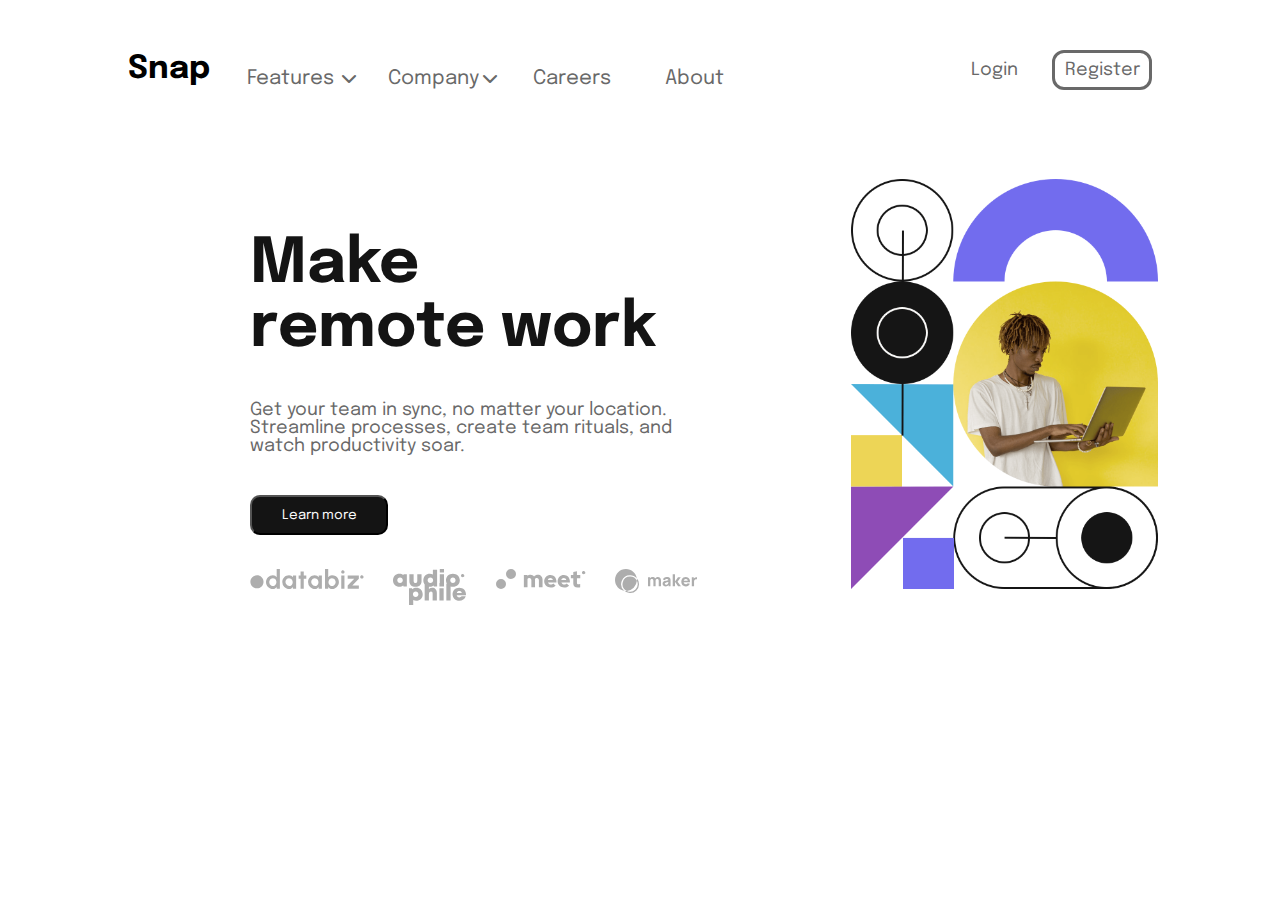
<file: index.html>
<!DOCTYPE html>
<html lang="en">

<head>
  <meta charset="UTF-8">
  <meta name="viewport" content="width=device-width, initial-scale=1.0">
  <!-- displays site properly based on user's device -->

  <link href="https://fonts.googleapis.com/css2?family=Epilogue:wght@400;600;700&display=swap" rel="stylesheet">
  <link rel="stylesheet" href="https://cdnjs.cloudflare.com/ajax/libs/font-awesome/6.0.0-beta3/css/all.min.css">

  <link rel="stylesheet" href="https://cdnjs.cloudflare.com/ajax/libs/font-awesome/6.0.0-beta3/css/all.min.css">

  <link rel="icon" type="image/png" sizes="32x32" href="./images/favicon-32x32.png">
  <link rel="https://fonts.google.com/specimen/Epilogue">
  <title>Snap</title>

  <link rel="stylesheet" href="style.css" </head>

<body>
  <header>
    <h1 class="logo">Snap</h1>
    <nav>
      <div class="navbar-toggle" id="mobile-menu">
        <svg width="32" height="18" xmlns="http://www.w3.org/2000/svg"><g fill="#151515" fill-rule="evenodd"><path d="M0 0h32v2H0zM0 8h32v2H0zM0 16h32v2H0z" class="close-menu-btn"/></g></svg>
        <svg width="32" height="18" xmlns="http://www.w3.org/2000/svg"><g fill="#151515" fill-rule="evenodd"><path d="M0 0h32v2H0zM0 8h32v2H0zM0 16h32v2H0z"/></g></svg>
      </div>

      <ul>
        <li>
          <i class="fa-solid fa-chevron-down"></i>
          <a href="#">Features</a>

          <ul class="dropdown">
            <li><a href="#"> <svg width="14" height="16" xmlns="http://www.w3.org/2000/svg" class="icon"><path d="M14 3v12a1 1 0 0 1-1 1H1a1 1 0 0 1-1-1V3a1 1 0 0 1 1-1h1V1a1 1 0 1 1 2 0v1h2V1a1 1 0 1 1 2 0v1h2V1a1 1 0 0 1 2 0v1h1a1 1 0 0 1 1 1Zm-2 3H2v1h10V6Zm0 3H2v1h10V9Zm0 3H2v1h10v-1Z" fill="#726CEE" /></svg> Todo list</a></li>
            <li><a href="#"><svg width="16" height="16" xmlns="http://www.w3.org/2000/svg" class="icon"><path d="M12.667 8.667h-4v4h4v-4ZM11.334 0v1.333H4.667V0h-2v1.333h-1C.75 1.333 0 2.083 0 3v11.333C0 15.25.75 16 1.667 16h12.667C15.25 16 16 15.25 16 14.333V3c0-.917-.75-1.667-1.666-1.667h-1V0h-2Zm3 14.333H1.667V5.5h12.667v8.833Z" fill="#4BB1DA" /></svg> Calendar</a></li>
            <li><a href="#"><svg width="13" height="17" xmlns="http://www.w3.org/2000/svg" class="icon"><path d="M6.408 13.916c-3.313 0-6-1.343-6-3 0-.612.371-1.18 1-1.654V7.916a5 5 0 0 1 3.041-4.6 2 2 0 0 1 3.507-1.664 2 2 0 0 1 .411 1.664 5.002 5.002 0 0 1 3.041 4.6v1.346c.629.474 1 1.042 1 1.654 0 1.657-2.687 3-6 3Zm0 1c.694 0 1.352-.066 1.984-.16.004.054.016.105.016.16a2 2 0 0 1-4 0c0-.055.012-.106.016-.16.633.094 1.29.16 1.984.16Z" fill="#EDD556" /></svg>Reminders</a></li>
            <li><a href="#"><svg width="16" height="16" xmlns="http://www.w3.org/2000/svg" class="icon"><path d="M8 0a8 8 0 1 1 0 16A8 8 0 0 1 8 0Zm0 2.133a5.867 5.867 0 1 0 0 11.734A5.867 5.867 0 0 0 8 2.133ZM8 3.2a4.8 4.8 0 1 1 0 9.6 4.8 4.8 0 0 1 0-9.6Zm-.533 2.667a.533.533 0 0 0-.534.533v2.133c0 .295.24.534.534.534h3.2a.533.533 0 0 0 0-1.067H8V6.4a.533.533 0 0 0-.533-.533Z" fill="#8E4CB6" /></svg>Planing</a></li>
          </ul>
        </li>

        <li>
          <i class="fa-solid fa-chevron-down"></i>
          <a href="#">Company</a>

          <ul class="dropdown1">
            <li><a href="#">History</a></li>
            <li><a href="#">Our Team</a></li>
            <li><a href="#">Blog</a></li>
          </ul>
        </li>

        <li><a href="#">Careers</a></li>
        <li><a href="#">About</a></li>
      </ul>
    </nav>
    <div class="button">
      <a href="#"><button class="button1">Login</button></a>
      <a href="#"><button class="button2">Register</button></a>
    </div>
  </header>
  <div class="body-container">

    <div class="text">
      <h1 class="h1-body"> Make<br> remote work</h1>
      <p>Get your team in sync, no matter your location. Streamline processes,
        create team rituals, and watch productivity soar.</p>
      <button class="Learn"> Learn more</button>
    </div>


    <img src="images/image-hero-desktop.png" alt="hero">
  </div>
  <div class="other">
  <svg width="114" height="20" xmlns="http://www.w3.org/2000/svg"><path d="M22.887 20c.838 0 1.576-.183 2.213-.55a4.977 4.977 0 0 0 1.584-1.429v1.638h3.195V0h-3.195v8.191A4.848 4.848 0 0 0 25.1 6.756c-.637-.362-1.375-.544-2.213-.544-.951 0-1.842.18-2.67.538-.83.358-1.561.854-2.194 1.487a6.996 6.996 0 0 0-1.486 2.196A6.68 6.68 0 0 0 16 13.106c0 .953.179 1.844.537 2.674.358.83.853 1.562 1.486 2.195a6.989 6.989 0 0 0 2.193 1.488c.83.358 1.72.537 2.671.537Zm.04-3.08a3.42 3.42 0 0 1-1.827-.511 3.826 3.826 0 0 1-1.827-3.303c0-.708.166-1.35.498-1.926a3.9 3.9 0 0 1 1.322-1.383 3.379 3.379 0 0 1 1.834-.518c.672 0 1.272.17 1.8.511.528.341.94.802 1.237 1.383.297.581.445 1.225.445 1.933 0 .7-.148 1.34-.445 1.92a3.53 3.53 0 0 1-1.23 1.383c-.524.34-1.127.511-1.807.511ZM39.294 20c.794 0 1.486-.181 2.075-.544a4.375 4.375 0 0 0 1.434-1.422l.13 1.625h3.209V6.553h-3.195l.144 1.678a5.992 5.992 0 0 0-1.748-1.468c-.685-.385-1.464-.577-2.337-.577-.934 0-1.807.175-2.619.524a6.818 6.818 0 0 0-2.147 1.455c-.62.62-1.1 1.341-1.44 2.163a6.81 6.81 0 0 0-.511 2.634 6.935 6.935 0 0 0 2.042 4.967 7.16 7.16 0 0 0 2.24 1.52c.846.368 1.754.551 2.723.551Zm.091-3.08a3.51 3.51 0 0 1-1.813-.498 4.227 4.227 0 0 1-1.395-1.33 4.049 4.049 0 0 1-.654-1.842c-.061-.734.057-1.4.353-1.998a3.592 3.592 0 0 1 1.264-1.435 3.3 3.3 0 0 1 1.853-.538 3.32 3.32 0 0 1 1.794.498c.532.332.968.776 1.309 1.33.34.555.541 1.173.602 1.855.053.725-.054 1.387-.32 1.986a3.384 3.384 0 0 1-1.172 1.435c-.516.358-1.122.537-1.82.537Zm14.378 2.74V9.75h2.54V6.553h-2.54V2.438h-3.195v4.115H48.63v3.198h1.938v9.908h3.195Zm11.273.34c.795 0 1.486-.181 2.076-.544a4.375 4.375 0 0 0 1.433-1.422l.131 1.625h3.208V6.553H68.69l.145 1.678a5.992 5.992 0 0 0-1.749-1.468c-.685-.385-1.464-.577-2.337-.577-.934 0-1.807.175-2.619.524a6.818 6.818 0 0 0-2.147 1.455c-.62.62-1.1 1.341-1.44 2.163a6.81 6.81 0 0 0-.51 2.634 6.935 6.935 0 0 0 2.042 4.967 7.16 7.16 0 0 0 2.239 1.52c.847.368 1.754.551 2.723.551Zm.092-3.08a3.51 3.51 0 0 1-1.814-.498 4.227 4.227 0 0 1-1.394-1.33 4.049 4.049 0 0 1-.655-1.842c-.06-.734.057-1.4.354-1.998a3.592 3.592 0 0 1 1.263-1.435 3.3 3.3 0 0 1 1.853-.538 3.32 3.32 0 0 1 1.794.498c.532.332.969.776 1.31 1.33.34.555.54 1.173.602 1.855.052.725-.055 1.387-.321 1.986a3.384 3.384 0 0 1-1.172 1.435c-.515.358-1.122.537-1.82.537ZM81.993 20c.96 0 1.857-.18 2.69-.537a6.968 6.968 0 0 0 3.687-3.696 6.774 6.774 0 0 0 .536-2.687c0-1.267-.31-2.423-.93-3.467a7.027 7.027 0 0 0-2.5-2.496c-1.048-.62-2.209-.93-3.483-.93-.82 0-1.547.185-2.18.556a5.15 5.15 0 0 0-1.591 1.448V0h-3.195v19.66h3.195v-1.665a5.15 5.15 0 0 0 1.59 1.448c.634.371 1.36.557 2.18.557Zm-.04-3.093c-.663 0-1.256-.17-1.78-.511a3.53 3.53 0 0 1-1.231-1.383 4.187 4.187 0 0 1-.445-1.933c0-.69.148-1.326.445-1.907a3.58 3.58 0 0 1 1.23-1.39 3.164 3.164 0 0 1 1.782-.517c.672 0 1.287.17 1.846.511.558.341 1.004.802 1.335 1.383.332.58.498 1.221.498 1.92 0 .708-.166 1.35-.498 1.927a3.88 3.88 0 0 1-1.329 1.382 3.435 3.435 0 0 1-1.852.518ZM92.874 4.6c.463 0 .854-.155 1.173-.465.318-.31.478-.701.478-1.173 0-.463-.16-.852-.478-1.166a1.604 1.604 0 0 0-1.172-.472c-.463 0-.856.157-1.179.472a1.563 1.563 0 0 0-.484 1.166c0 .472.161.863.484 1.173.323.31.716.465 1.179.465Zm19 5c.463 0 .854-.155 1.173-.465.318-.31.478-.701.478-1.173 0-.463-.16-.852-.478-1.166a1.604 1.604 0 0 0-1.172-.472c-.463 0-.856.157-1.179.472a1.563 1.563 0 0 0-.484 1.166c0 .472.161.863.484 1.173.323.31.716.465 1.179.465ZM6.979 19.324c1.835 0 3.385-.616 4.65-1.846 1.264-1.23 1.896-2.782 1.896-4.654 0-1.838-.632-3.38-1.897-4.628-1.264-1.248-2.814-1.872-4.65-1.872-1.835 0-3.393.624-4.675 1.872C1.021 9.444.38 10.986.38 12.824c0 1.872.64 3.423 1.922 4.654 1.282 1.23 2.84 1.846 4.676 1.846Zm87.48.335V6.553h-3.195V19.66h3.195Zm14.399 0v-3.198h-6.573l6.573-6.71V6.553H97.675v3.198h6.586l-6.586 6.71v3.198h11.182Z" fill="#ADADAD"/></svg>
  <svg width="73" height="36" xmlns="http://www.w3.org/2000/svg"><path d="M6.476 17.85c1.434 0 2.715-.47 3.726-1.287l.364.87h3.289V5.126h-3.17l-.436.952C9.23 5.238 7.93 4.754 6.476 4.754 2.699 4.754 0 7.467 0 11.28c0 3.825 2.7 6.571 6.476 6.571Zm.568-3.754c-1.593 0-2.764-1.2-2.764-2.807 0-1.598 1.161-2.797 2.764-2.797 1.594 0 2.765 1.2 2.765 2.797 0 1.607-1.171 2.807-2.765 2.807Zm15.422 3.754c3.648 0 6.078-2.243 6.078-5.687V5.138H24.29v6.84c0 1.286-.687 2.064-1.824 2.064-1.136 0-1.837-.765-1.837-2.064v-6.84h-4.254v7.025c0 3.444 2.443 5.687 6.091 5.687Zm14.361.013c1.439 0 2.72-.488 3.725-1.33l.401.914h3.148V.694h-4.205v4.895a5.78 5.78 0 0 0-3.069-.854c-3.79 0-6.489 2.732-6.489 6.557 0 3.826 2.7 6.571 6.49 6.571Zm.57-3.754c-1.594 0-2.765-1.21-2.765-2.816 0-1.608 1.17-2.817 2.764-2.817 1.594 0 2.765 1.21 2.765 2.817 0 1.607-1.171 2.816-2.765 2.816ZM50.99 3.598V0H46.8v3.598h4.19Zm.032 13.848V5.138H46.77v12.308h4.254Zm8.88.404c4.014 0 6.925-2.755 6.925-6.558 0-3.815-2.911-6.557-6.924-6.557-4.027 0-6.925 2.742-6.925 6.557 0 3.803 2.898 6.558 6.925 6.558Zm9.76-9.573c.463 0 .853-.156 1.172-.466.318-.31.478-.7.478-1.173 0-.463-.16-.852-.478-1.166A1.604 1.604 0 0 0 69.663 5c-.463 0-.856.157-1.179.472A1.563 1.563 0 0 0 68 6.638c0 .472.161.863.484 1.173.323.31.716.466 1.179.466Zm-9.76 5.765c-1.55 0-2.663-1.122-2.663-2.75 0-1.627 1.113-2.748 2.664-2.748 1.55 0 2.663 1.131 2.663 2.749 0 1.627-1.112 2.749-2.663 2.749Zm-39.676 21.86v-4.846a5.789 5.789 0 0 0 3.01.817c3.777 0 6.476-2.735 6.476-6.57 0-3.835-2.7-6.558-6.475-6.558-1.468 0-2.775.506-3.79 1.381l-.533-.977h-2.893v16.753h4.205Zm2.442-7.783c-1.594 0-2.765-1.2-2.765-2.816 0-1.617 1.171-2.817 2.765-2.817 1.593 0 2.764 1.2 2.764 2.817 0 1.617-1.18 2.816-2.764 2.816Zm13.25 3.338v-6.573c0-1.58.802-2.49 2.09-2.49 1.11 0 1.61.724 1.61 2.144v6.919h4.253v-7.412c0-3.19-1.822-5.26-4.657-5.26a5.28 5.28 0 0 0-3.297 1.174v-5.255h-4.253v16.753h4.253Zm14.718-13.849V14.01h-4.189v3.598h4.189Zm.033 13.849V19.148h-4.254v12.309h4.254Zm6.929 0V14.704h-4.254v16.753H57.6Zm8.664.404c3.099 0 5.597-1.755 6.466-4.564h-4.233c-.409.72-1.24 1.154-2.233 1.154-1.343 0-2.243-.73-2.52-2.142h9.17c.055-.38.087-.752.087-1.122 0-3.611-2.756-6.442-6.737-6.442-3.876 0-6.708 2.775-6.708 6.548 0 3.76 2.855 6.568 6.708 6.568Zm2.547-7.9h-4.993c.344-1.222 1.206-1.894 2.446-1.894 1.284 0 2.173.664 2.547 1.894Z" fill="#ADADAD"/></svg>
  <svg width="90" height="20" xmlns="http://www.w3.org/2000/svg"><path d="M5 10a5 5 0 1 1 0 10 5 5 0 0 1 0-10ZM15 0a5 5 0 1 1 0 10 5 5 0 0 1 0-10Zm16.515 18.34V9.964c.226-.293.5-.513.824-.66.324-.146.689-.22 1.095-.22.587 0 1.058.205 1.412.614.353.408.53.945.53 1.608v7.034h3.658v-7.543a7.069 7.069 0 0 0-.045-.787c.241-.293.527-.52.858-.683.331-.162.7-.242 1.107-.242.587 0 1.057.204 1.411.613.354.408.53.945.53 1.608v7.034h3.659v-7.543c0-1.435-.433-2.615-1.299-3.54-.865-.926-1.976-1.389-3.33-1.389-.783 0-1.506.147-2.168.44a4.968 4.968 0 0 0-1.716 1.25 4.316 4.316 0 0 0-1.524-1.239 4.504 4.504 0 0 0-2.021-.45c-.557 0-1.088.084-1.592.254-.505.17-.967.424-1.389.763V6.1h-3.658v12.24h3.658Zm23.168.231c.993 0 1.885-.146 2.675-.44.79-.292 1.562-.763 2.315-1.41l-2.416-2.199c-.286.293-.632.52-1.039.683a3.63 3.63 0 0 1-1.355.243c-.692 0-1.294-.182-1.806-.544a3.22 3.22 0 0 1-1.13-1.4h8.514v-.926a7.74 7.74 0 0 0-.452-2.672c-.301-.825-.719-1.531-1.253-2.117A5.875 5.875 0 0 0 56.828 6.4a5.71 5.71 0 0 0-2.416-.509c-.873 0-1.69.162-2.45.486a6.032 6.032 0 0 0-1.976 1.342 6.357 6.357 0 0 0-1.321 2.025 6.418 6.418 0 0 0-.486 2.487c0 .88.17 1.709.508 2.488a6.378 6.378 0 0 0 1.378 2.024 6.268 6.268 0 0 0 2.066 1.343 6.717 6.717 0 0 0 2.552.485Zm2.167-7.682h-4.99c.18-.617.49-1.095.926-1.434.436-.34.956-.51 1.558-.51.587 0 1.103.178 1.547.533.444.355.764.825.96 1.411Zm11.268 7.682c.994 0 1.885-.146 2.676-.44.79-.292 1.562-.763 2.314-1.41l-2.416-2.199c-.286.293-.632.52-1.039.683a3.63 3.63 0 0 1-1.354.243c-.693 0-1.295-.182-1.807-.544a3.22 3.22 0 0 1-1.129-1.4h8.513v-.926a7.74 7.74 0 0 0-.452-2.672c-.3-.825-.718-1.531-1.253-2.117A5.875 5.875 0 0 0 70.263 6.4a5.71 5.71 0 0 0-2.416-.509c-.873 0-1.69.162-2.45.486a6.032 6.032 0 0 0-1.976 1.342 6.357 6.357 0 0 0-1.32 2.025 6.418 6.418 0 0 0-.486 2.487c0 .88.17 1.709.508 2.488a6.378 6.378 0 0 0 1.377 2.024 6.268 6.268 0 0 0 2.066 1.343 6.717 6.717 0 0 0 2.552.485Zm2.168-7.682h-4.99c.18-.617.489-1.095.925-1.434.437-.34.956-.51 1.558-.51.587 0 1.103.178 1.547.533.444.355.764.825.96 1.411Zm11.335 7.613c.346 0 .775-.035 1.287-.104a7.37 7.37 0 0 0 1.265-.266V15.1c-.301.092-.58.158-.836.196a5.456 5.456 0 0 1-.813.058c-.587 0-.997-.112-1.23-.335-.234-.224-.35-.606-.35-1.146v-4.65h3.342V6.1h-3.342V2.143l-3.658.81V6.1H74.87v3.123h2.416v5.392c0 1.28.365 2.248 1.095 2.904.73.655 1.81.983 3.24.983Zm6.042-13.225c.462 0 .853-.156 1.172-.466.318-.31.478-.7.478-1.173 0-.463-.16-.852-.478-1.166A1.604 1.604 0 0 0 87.663 2c-.463 0-.856.157-1.179.472A1.563 1.563 0 0 0 86 3.638c0 .472.161.863.484 1.173.323.31.716.466 1.179.466Z" fill="#ADADAD" fill-rule="evenodd"/></svg>
  <svg width="83" height="24" xmlns="http://www.w3.org/2000/svg"><path d="M35.276 17.143V11.76c0-.51.141-.925.424-1.246.282-.321.656-.482 1.123-.482.488 0 .87.164 1.148.49.277.326.415.783.415 1.37v5.25h2.238V11.76c0-.34.065-.64.194-.9.129-.261.308-.464.539-.61.23-.145.502-.218.814-.218.489 0 .871.164 1.148.49.277.326.416.783.416 1.37v5.25h2.238V11.3c0-.971-.26-1.757-.778-2.358-.518-.6-1.285-.9-2.3-.9-.592 0-1.131.13-1.616.39-.486.26-.873.624-1.16 1.09l.062-.096-.037-.07a2.632 2.632 0 0 0-.687-.768l-.145-.103c-.447-.296-1.02-.444-1.716-.444-.609 0-1.159.134-1.65.403-.327.18-.61.401-.848.666l-.102.12v-.975h-1.975v8.887h2.255Zm15.305.247c.768 0 1.403-.133 1.905-.4.39-.206.76-.514 1.109-.921l.014-.018v1.092h1.958v-5.431c0-.406-.016-.773-.049-1.103a2.653 2.653 0 0 0-.313-.987 2.61 2.61 0 0 0-1.382-1.25c-.609-.242-1.306-.363-2.09-.363-1.07 0-1.915.23-2.534.691a3.434 3.434 0 0 0-1.268 1.794l2.025.642c.142-.406.392-.688.748-.848.357-.159.7-.238 1.029-.238.592 0 1.015.123 1.267.37.177.173.292.414.345.724l.015.116-.357.053-.366.055-.353.052c-.576.085-1.091.174-1.547.267-.455.094-.847.2-1.176.321-.478.176-.858.394-1.14.654-.283.261-.487.561-.613.901a3.22 3.22 0 0 0-.19 1.128c0 .493.114.945.342 1.353.228.409.562.735 1.004.98.442.244.98.366 1.617.366Zm.477-1.761c-.258 0-.48-.039-.666-.115a.953.953 0 0 1-.432-.334.89.89 0 0 1-.153-.522c0-.148.032-.283.095-.403.063-.121.162-.232.296-.334.135-.101.312-.196.531-.284.192-.07.414-.137.667-.197.252-.06.584-.128.995-.202.257-.046.564-.1.92-.16l.03-.004v.007a15.73 15.73 0 0 1-.014.333l-.01.186c-.02.321-.086.603-.202.844-.06.126-.174.282-.341.469a2.32 2.32 0 0 1-.675.498c-.282.145-.63.218-1.04.218Zm8.92 1.514v-4.279l3.077 4.279h2.913l-3.423-4.444 3.21-4.443H62.99l-3.012 4.279V5.294h-2.271l-.017 11.849h2.288Zm14.968-3.818c.093-1.075-.017-2.01-.33-2.806-.312-.796-.795-1.413-1.448-1.852-.652-.438-1.445-.658-2.378-.658-.877 0-1.654.199-2.328.597a4.192 4.192 0 0 0-1.589 1.674c-.384.719-.576 1.564-.576 2.535 0 .888.197 1.677.589 2.365a4.244 4.244 0 0 0 1.63 1.621c.693.393 1.495.589 2.406.589.856 0 1.644-.225 2.366-.675a3.937 3.937 0 0 0 1.584-1.893l-2.239-.641c-.164.362-.403.639-.715.83-.313.193-.689.289-1.128.289-.696 0-1.224-.227-1.584-.68-.248-.313-.411-.716-.488-1.21l-.012-.085h6.24Zm-2.265-1.662h-3.915l.016-.076c.077-.323.191-.6.345-.83l.08-.11c.359-.464.92-.696 1.682-.696.653 0 1.123.199 1.411.597.177.244.3.585.368 1.022l.013.093Zm6.37 5.48V12.6c0-.34.047-.646.14-.918a2.02 2.02 0 0 1 .412-.707c.181-.2.403-.361.667-.482.263-.126.558-.201.884-.226.327-.025.613.001.86.078v-2.09a4.173 4.173 0 0 0-.806-.02c-.27.019-.53.065-.782.14a2.869 2.869 0 0 0-.7.308c-.28.164-.515.373-.707.625a3.2 3.2 0 0 0-.212.316l-.035.063V8.256h-1.975v8.887h2.255ZM10.972 0c5.466 0 9.999 3.997 10.834 9.228A8.914 8.914 0 0 1 9.228 21.805C3.998 20.97 0 16.438 0 10.971 0 4.912 4.912 0 10.97 0Zm4.099 6.171a8.914 8.914 0 0 0-5.842 15.634 11.095 11.095 0 0 0 2.639.102 7.543 7.543 0 0 1 3.226-14.364 7.55 7.55 0 0 1 6.813 4.322 10.972 10.972 0 0 1-10.04 10.042 7.543 7.543 0 0 0 10.04-10.042 11.052 11.052 0 0 0-.1-2.637 8.892 8.892 0 0 0-6.736-3.057Z" fill="#ADADAD"/></svg>
</div>
  <!---
<div class="attribution">
    Challenge by <a href="https://www.frontendmentor.io?ref=challenge" target="_blank">Frontend Mentor</a>. 
    Coded by <a href="#">Your Name Here</a>.
  </div>
-->



</body>
<script src="script.js"></script> <!-- Link to your JS file -->

</html>
</file>
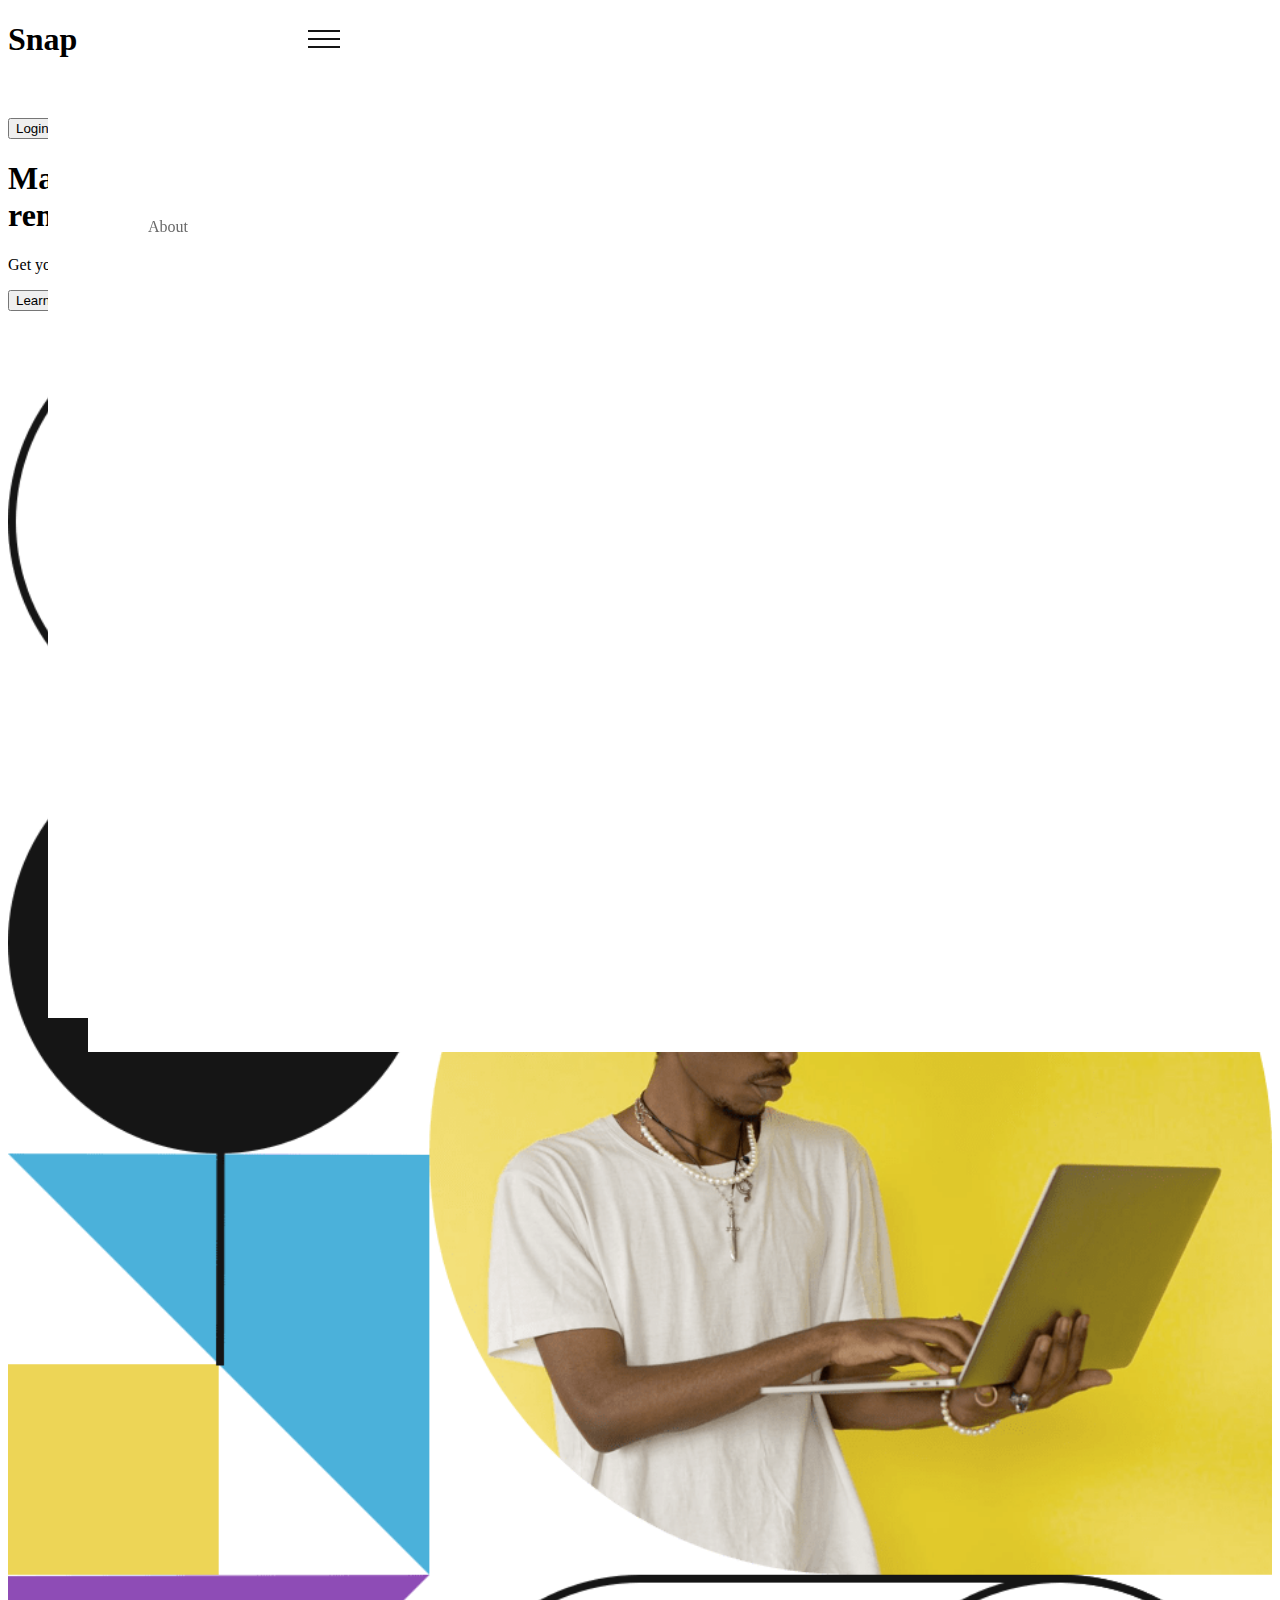
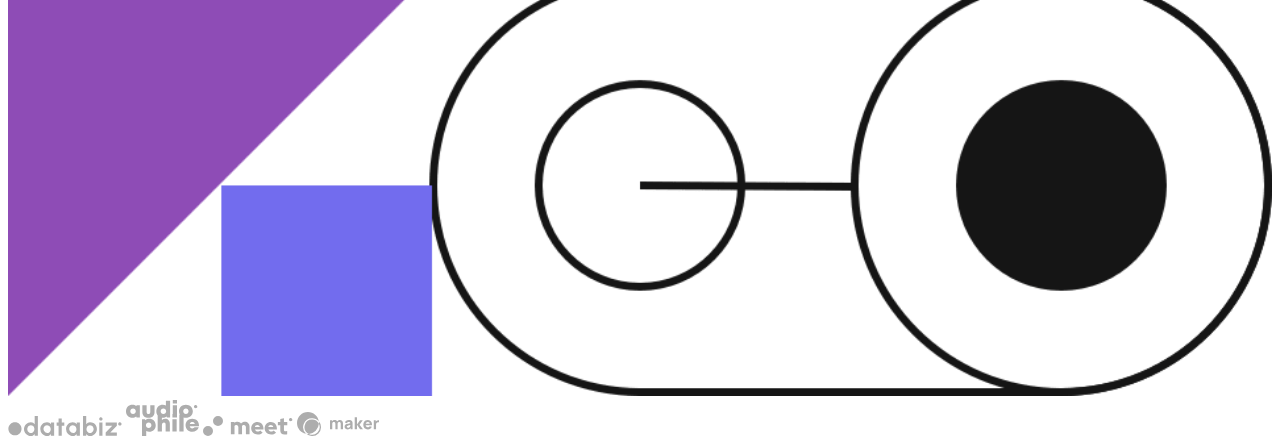
<file: home.html>
<!DOCTYPE html>
<html lang="en">

<head>
  <meta charset="UTF-8">
  <meta name="viewport" content="width=device-width, initial-scale=1.0">
  <!-- displays site properly based on user's device -->

  <link href="https://fonts.googleapis.com/css2?family=Epilogue:wght@400;600;700&display=swap" rel="stylesheet">
  <link rel="stylesheet" href="https://cdnjs.cloudflare.com/ajax/libs/font-awesome/6.0.0-beta3/css/all.min.css">

  <link rel="stylesheet" href="https://cdnjs.cloudflare.com/ajax/libs/font-awesome/6.0.0-beta3/css/all.min.css">

  <link rel="icon" type="image/png" sizes="32x32" href="./images/favicon-32x32.png">
  <link rel="https://fonts.google.com/specimen/Epilogue">
  <title>Snap</title>

  <link rel="stylesheet" href="style1.css" </head>

<body>
  <header>
    <h1 class="logo">Snap</h1>
    <nav>
      <div class="navbar-toggle" id="mobile-menu">
        <svg width="32" height="18" xmlns="http://www.w3.org/2000/svg" class="icon-menu"><g fill="#151515" fill-rule="evenodd"><path d="M0 0h32v2H0zM0 8h32v2H0zM0 16h32v2H0z"/></g></svg>
        
      </div>

      <ul>
        <li>
          <i class="fa-solid fa-chevron-down"></i>
          <a href="#">Features</a>

          <ul class="dropdown">
            <li><a href="#"> <svg width="14" height="16" xmlns="http://www.w3.org/2000/svg" class="icon"><path d="M14 3v12a1 1 0 0 1-1 1H1a1 1 0 0 1-1-1V3a1 1 0 0 1 1-1h1V1a1 1 0 1 1 2 0v1h2V1a1 1 0 1 1 2 0v1h2V1a1 1 0 0 1 2 0v1h1a1 1 0 0 1 1 1Zm-2 3H2v1h10V6Zm0 3H2v1h10V9Zm0 3H2v1h10v-1Z" fill="#726CEE" /></svg> Todo list</a></li>
            <li><a href="#"><svg width="16" height="16" xmlns="http://www.w3.org/2000/svg" class="icon"><path d="M12.667 8.667h-4v4h4v-4ZM11.334 0v1.333H4.667V0h-2v1.333h-1C.75 1.333 0 2.083 0 3v11.333C0 15.25.75 16 1.667 16h12.667C15.25 16 16 15.25 16 14.333V3c0-.917-.75-1.667-1.666-1.667h-1V0h-2Zm3 14.333H1.667V5.5h12.667v8.833Z" fill="#4BB1DA" /></svg> Calendar</a></li>
            <li><a href="#"><svg width="13" height="17" xmlns="http://www.w3.org/2000/svg" class="icon"><path d="M6.408 13.916c-3.313 0-6-1.343-6-3 0-.612.371-1.18 1-1.654V7.916a5 5 0 0 1 3.041-4.6 2 2 0 0 1 3.507-1.664 2 2 0 0 1 .411 1.664 5.002 5.002 0 0 1 3.041 4.6v1.346c.629.474 1 1.042 1 1.654 0 1.657-2.687 3-6 3Zm0 1c.694 0 1.352-.066 1.984-.16.004.054.016.105.016.16a2 2 0 0 1-4 0c0-.055.012-.106.016-.16.633.094 1.29.16 1.984.16Z" fill="#EDD556" /></svg>Reminders</a></li>
            <li><a href="#"><svg width="16" height="16" xmlns="http://www.w3.org/2000/svg" class="icon"><path d="M8 0a8 8 0 1 1 0 16A8 8 0 0 1 8 0Zm0 2.133a5.867 5.867 0 1 0 0 11.734A5.867 5.867 0 0 0 8 2.133ZM8 3.2a4.8 4.8 0 1 1 0 9.6 4.8 4.8 0 0 1 0-9.6Zm-.533 2.667a.533.533 0 0 0-.534.533v2.133c0 .295.24.534.534.534h3.2a.533.533 0 0 0 0-1.067H8V6.4a.533.533 0 0 0-.533-.533Z" fill="#8E4CB6" /></svg>Planing</a></li>
          </ul>
        </li>

        <li>
          <i class="fa-solid fa-chevron-down"></i>
          <a href="#">Company</a>

          <ul class="dropdown1">
            <li><a href="#">History</a></li>
            <li><a href="#">Our Team</a></li>
            <li><a href="#">Blog</a></li>
          </ul>
        </li>

        <li><a href="#">Careers</a></li>
        <li><a href="#">About</a></li>
      </ul>
    </nav>
    <div class="button">
      <a href="#"><button class="button1">Login</button></a>
      <a href="#"><button class="button2">Register</button></a>
    </div>
  </header>
  <div class="body-container">

    <div class="text">
      <h1 class="h1-body"> Make<br> remote work</h1>
      <p>Get your team in sync, no matter your location. Streamline processes,
        create team rituals, and watch productivity soar.</p>
      <button class="Learn"> Learn more</button>
    </div>


    <img src="images/image-hero-desktop.png" alt="hero">
  </div>
  <div class="other">
  <svg width="114" height="20" xmlns="http://www.w3.org/2000/svg"><path d="M22.887 20c.838 0 1.576-.183 2.213-.55a4.977 4.977 0 0 0 1.584-1.429v1.638h3.195V0h-3.195v8.191A4.848 4.848 0 0 0 25.1 6.756c-.637-.362-1.375-.544-2.213-.544-.951 0-1.842.18-2.67.538-.83.358-1.561.854-2.194 1.487a6.996 6.996 0 0 0-1.486 2.196A6.68 6.68 0 0 0 16 13.106c0 .953.179 1.844.537 2.674.358.83.853 1.562 1.486 2.195a6.989 6.989 0 0 0 2.193 1.488c.83.358 1.72.537 2.671.537Zm.04-3.08a3.42 3.42 0 0 1-1.827-.511 3.826 3.826 0 0 1-1.827-3.303c0-.708.166-1.35.498-1.926a3.9 3.9 0 0 1 1.322-1.383 3.379 3.379 0 0 1 1.834-.518c.672 0 1.272.17 1.8.511.528.341.94.802 1.237 1.383.297.581.445 1.225.445 1.933 0 .7-.148 1.34-.445 1.92a3.53 3.53 0 0 1-1.23 1.383c-.524.34-1.127.511-1.807.511ZM39.294 20c.794 0 1.486-.181 2.075-.544a4.375 4.375 0 0 0 1.434-1.422l.13 1.625h3.209V6.553h-3.195l.144 1.678a5.992 5.992 0 0 0-1.748-1.468c-.685-.385-1.464-.577-2.337-.577-.934 0-1.807.175-2.619.524a6.818 6.818 0 0 0-2.147 1.455c-.62.62-1.1 1.341-1.44 2.163a6.81 6.81 0 0 0-.511 2.634 6.935 6.935 0 0 0 2.042 4.967 7.16 7.16 0 0 0 2.24 1.52c.846.368 1.754.551 2.723.551Zm.091-3.08a3.51 3.51 0 0 1-1.813-.498 4.227 4.227 0 0 1-1.395-1.33 4.049 4.049 0 0 1-.654-1.842c-.061-.734.057-1.4.353-1.998a3.592 3.592 0 0 1 1.264-1.435 3.3 3.3 0 0 1 1.853-.538 3.32 3.32 0 0 1 1.794.498c.532.332.968.776 1.309 1.33.34.555.541 1.173.602 1.855.053.725-.054 1.387-.32 1.986a3.384 3.384 0 0 1-1.172 1.435c-.516.358-1.122.537-1.82.537Zm14.378 2.74V9.75h2.54V6.553h-2.54V2.438h-3.195v4.115H48.63v3.198h1.938v9.908h3.195Zm11.273.34c.795 0 1.486-.181 2.076-.544a4.375 4.375 0 0 0 1.433-1.422l.131 1.625h3.208V6.553H68.69l.145 1.678a5.992 5.992 0 0 0-1.749-1.468c-.685-.385-1.464-.577-2.337-.577-.934 0-1.807.175-2.619.524a6.818 6.818 0 0 0-2.147 1.455c-.62.62-1.1 1.341-1.44 2.163a6.81 6.81 0 0 0-.51 2.634 6.935 6.935 0 0 0 2.042 4.967 7.16 7.16 0 0 0 2.239 1.52c.847.368 1.754.551 2.723.551Zm.092-3.08a3.51 3.51 0 0 1-1.814-.498 4.227 4.227 0 0 1-1.394-1.33 4.049 4.049 0 0 1-.655-1.842c-.06-.734.057-1.4.354-1.998a3.592 3.592 0 0 1 1.263-1.435 3.3 3.3 0 0 1 1.853-.538 3.32 3.32 0 0 1 1.794.498c.532.332.969.776 1.31 1.33.34.555.54 1.173.602 1.855.052.725-.055 1.387-.321 1.986a3.384 3.384 0 0 1-1.172 1.435c-.515.358-1.122.537-1.82.537ZM81.993 20c.96 0 1.857-.18 2.69-.537a6.968 6.968 0 0 0 3.687-3.696 6.774 6.774 0 0 0 .536-2.687c0-1.267-.31-2.423-.93-3.467a7.027 7.027 0 0 0-2.5-2.496c-1.048-.62-2.209-.93-3.483-.93-.82 0-1.547.185-2.18.556a5.15 5.15 0 0 0-1.591 1.448V0h-3.195v19.66h3.195v-1.665a5.15 5.15 0 0 0 1.59 1.448c.634.371 1.36.557 2.18.557Zm-.04-3.093c-.663 0-1.256-.17-1.78-.511a3.53 3.53 0 0 1-1.231-1.383 4.187 4.187 0 0 1-.445-1.933c0-.69.148-1.326.445-1.907a3.58 3.58 0 0 1 1.23-1.39 3.164 3.164 0 0 1 1.782-.517c.672 0 1.287.17 1.846.511.558.341 1.004.802 1.335 1.383.332.58.498 1.221.498 1.92 0 .708-.166 1.35-.498 1.927a3.88 3.88 0 0 1-1.329 1.382 3.435 3.435 0 0 1-1.852.518ZM92.874 4.6c.463 0 .854-.155 1.173-.465.318-.31.478-.701.478-1.173 0-.463-.16-.852-.478-1.166a1.604 1.604 0 0 0-1.172-.472c-.463 0-.856.157-1.179.472a1.563 1.563 0 0 0-.484 1.166c0 .472.161.863.484 1.173.323.31.716.465 1.179.465Zm19 5c.463 0 .854-.155 1.173-.465.318-.31.478-.701.478-1.173 0-.463-.16-.852-.478-1.166a1.604 1.604 0 0 0-1.172-.472c-.463 0-.856.157-1.179.472a1.563 1.563 0 0 0-.484 1.166c0 .472.161.863.484 1.173.323.31.716.465 1.179.465ZM6.979 19.324c1.835 0 3.385-.616 4.65-1.846 1.264-1.23 1.896-2.782 1.896-4.654 0-1.838-.632-3.38-1.897-4.628-1.264-1.248-2.814-1.872-4.65-1.872-1.835 0-3.393.624-4.675 1.872C1.021 9.444.38 10.986.38 12.824c0 1.872.64 3.423 1.922 4.654 1.282 1.23 2.84 1.846 4.676 1.846Zm87.48.335V6.553h-3.195V19.66h3.195Zm14.399 0v-3.198h-6.573l6.573-6.71V6.553H97.675v3.198h6.586l-6.586 6.71v3.198h11.182Z" fill="#ADADAD"/></svg>
  <svg width="73" height="36" xmlns="http://www.w3.org/2000/svg"><path d="M6.476 17.85c1.434 0 2.715-.47 3.726-1.287l.364.87h3.289V5.126h-3.17l-.436.952C9.23 5.238 7.93 4.754 6.476 4.754 2.699 4.754 0 7.467 0 11.28c0 3.825 2.7 6.571 6.476 6.571Zm.568-3.754c-1.593 0-2.764-1.2-2.764-2.807 0-1.598 1.161-2.797 2.764-2.797 1.594 0 2.765 1.2 2.765 2.797 0 1.607-1.171 2.807-2.765 2.807Zm15.422 3.754c3.648 0 6.078-2.243 6.078-5.687V5.138H24.29v6.84c0 1.286-.687 2.064-1.824 2.064-1.136 0-1.837-.765-1.837-2.064v-6.84h-4.254v7.025c0 3.444 2.443 5.687 6.091 5.687Zm14.361.013c1.439 0 2.72-.488 3.725-1.33l.401.914h3.148V.694h-4.205v4.895a5.78 5.78 0 0 0-3.069-.854c-3.79 0-6.489 2.732-6.489 6.557 0 3.826 2.7 6.571 6.49 6.571Zm.57-3.754c-1.594 0-2.765-1.21-2.765-2.816 0-1.608 1.17-2.817 2.764-2.817 1.594 0 2.765 1.21 2.765 2.817 0 1.607-1.171 2.816-2.765 2.816ZM50.99 3.598V0H46.8v3.598h4.19Zm.032 13.848V5.138H46.77v12.308h4.254Zm8.88.404c4.014 0 6.925-2.755 6.925-6.558 0-3.815-2.911-6.557-6.924-6.557-4.027 0-6.925 2.742-6.925 6.557 0 3.803 2.898 6.558 6.925 6.558Zm9.76-9.573c.463 0 .853-.156 1.172-.466.318-.31.478-.7.478-1.173 0-.463-.16-.852-.478-1.166A1.604 1.604 0 0 0 69.663 5c-.463 0-.856.157-1.179.472A1.563 1.563 0 0 0 68 6.638c0 .472.161.863.484 1.173.323.31.716.466 1.179.466Zm-9.76 5.765c-1.55 0-2.663-1.122-2.663-2.75 0-1.627 1.113-2.748 2.664-2.748 1.55 0 2.663 1.131 2.663 2.749 0 1.627-1.112 2.749-2.663 2.749Zm-39.676 21.86v-4.846a5.789 5.789 0 0 0 3.01.817c3.777 0 6.476-2.735 6.476-6.57 0-3.835-2.7-6.558-6.475-6.558-1.468 0-2.775.506-3.79 1.381l-.533-.977h-2.893v16.753h4.205Zm2.442-7.783c-1.594 0-2.765-1.2-2.765-2.816 0-1.617 1.171-2.817 2.765-2.817 1.593 0 2.764 1.2 2.764 2.817 0 1.617-1.18 2.816-2.764 2.816Zm13.25 3.338v-6.573c0-1.58.802-2.49 2.09-2.49 1.11 0 1.61.724 1.61 2.144v6.919h4.253v-7.412c0-3.19-1.822-5.26-4.657-5.26a5.28 5.28 0 0 0-3.297 1.174v-5.255h-4.253v16.753h4.253Zm14.718-13.849V14.01h-4.189v3.598h4.189Zm.033 13.849V19.148h-4.254v12.309h4.254Zm6.929 0V14.704h-4.254v16.753H57.6Zm8.664.404c3.099 0 5.597-1.755 6.466-4.564h-4.233c-.409.72-1.24 1.154-2.233 1.154-1.343 0-2.243-.73-2.52-2.142h9.17c.055-.38.087-.752.087-1.122 0-3.611-2.756-6.442-6.737-6.442-3.876 0-6.708 2.775-6.708 6.548 0 3.76 2.855 6.568 6.708 6.568Zm2.547-7.9h-4.993c.344-1.222 1.206-1.894 2.446-1.894 1.284 0 2.173.664 2.547 1.894Z" fill="#ADADAD"/></svg>
  <svg width="90" height="20" xmlns="http://www.w3.org/2000/svg"><path d="M5 10a5 5 0 1 1 0 10 5 5 0 0 1 0-10ZM15 0a5 5 0 1 1 0 10 5 5 0 0 1 0-10Zm16.515 18.34V9.964c.226-.293.5-.513.824-.66.324-.146.689-.22 1.095-.22.587 0 1.058.205 1.412.614.353.408.53.945.53 1.608v7.034h3.658v-7.543a7.069 7.069 0 0 0-.045-.787c.241-.293.527-.52.858-.683.331-.162.7-.242 1.107-.242.587 0 1.057.204 1.411.613.354.408.53.945.53 1.608v7.034h3.659v-7.543c0-1.435-.433-2.615-1.299-3.54-.865-.926-1.976-1.389-3.33-1.389-.783 0-1.506.147-2.168.44a4.968 4.968 0 0 0-1.716 1.25 4.316 4.316 0 0 0-1.524-1.239 4.504 4.504 0 0 0-2.021-.45c-.557 0-1.088.084-1.592.254-.505.17-.967.424-1.389.763V6.1h-3.658v12.24h3.658Zm23.168.231c.993 0 1.885-.146 2.675-.44.79-.292 1.562-.763 2.315-1.41l-2.416-2.199c-.286.293-.632.52-1.039.683a3.63 3.63 0 0 1-1.355.243c-.692 0-1.294-.182-1.806-.544a3.22 3.22 0 0 1-1.13-1.4h8.514v-.926a7.74 7.74 0 0 0-.452-2.672c-.301-.825-.719-1.531-1.253-2.117A5.875 5.875 0 0 0 56.828 6.4a5.71 5.71 0 0 0-2.416-.509c-.873 0-1.69.162-2.45.486a6.032 6.032 0 0 0-1.976 1.342 6.357 6.357 0 0 0-1.321 2.025 6.418 6.418 0 0 0-.486 2.487c0 .88.17 1.709.508 2.488a6.378 6.378 0 0 0 1.378 2.024 6.268 6.268 0 0 0 2.066 1.343 6.717 6.717 0 0 0 2.552.485Zm2.167-7.682h-4.99c.18-.617.49-1.095.926-1.434.436-.34.956-.51 1.558-.51.587 0 1.103.178 1.547.533.444.355.764.825.96 1.411Zm11.268 7.682c.994 0 1.885-.146 2.676-.44.79-.292 1.562-.763 2.314-1.41l-2.416-2.199c-.286.293-.632.52-1.039.683a3.63 3.63 0 0 1-1.354.243c-.693 0-1.295-.182-1.807-.544a3.22 3.22 0 0 1-1.129-1.4h8.513v-.926a7.74 7.74 0 0 0-.452-2.672c-.3-.825-.718-1.531-1.253-2.117A5.875 5.875 0 0 0 70.263 6.4a5.71 5.71 0 0 0-2.416-.509c-.873 0-1.69.162-2.45.486a6.032 6.032 0 0 0-1.976 1.342 6.357 6.357 0 0 0-1.32 2.025 6.418 6.418 0 0 0-.486 2.487c0 .88.17 1.709.508 2.488a6.378 6.378 0 0 0 1.377 2.024 6.268 6.268 0 0 0 2.066 1.343 6.717 6.717 0 0 0 2.552.485Zm2.168-7.682h-4.99c.18-.617.489-1.095.925-1.434.437-.34.956-.51 1.558-.51.587 0 1.103.178 1.547.533.444.355.764.825.96 1.411Zm11.335 7.613c.346 0 .775-.035 1.287-.104a7.37 7.37 0 0 0 1.265-.266V15.1c-.301.092-.58.158-.836.196a5.456 5.456 0 0 1-.813.058c-.587 0-.997-.112-1.23-.335-.234-.224-.35-.606-.35-1.146v-4.65h3.342V6.1h-3.342V2.143l-3.658.81V6.1H74.87v3.123h2.416v5.392c0 1.28.365 2.248 1.095 2.904.73.655 1.81.983 3.24.983Zm6.042-13.225c.462 0 .853-.156 1.172-.466.318-.31.478-.7.478-1.173 0-.463-.16-.852-.478-1.166A1.604 1.604 0 0 0 87.663 2c-.463 0-.856.157-1.179.472A1.563 1.563 0 0 0 86 3.638c0 .472.161.863.484 1.173.323.31.716.466 1.179.466Z" fill="#ADADAD" fill-rule="evenodd"/></svg>
  <svg width="83" height="24" xmlns="http://www.w3.org/2000/svg"><path d="M35.276 17.143V11.76c0-.51.141-.925.424-1.246.282-.321.656-.482 1.123-.482.488 0 .87.164 1.148.49.277.326.415.783.415 1.37v5.25h2.238V11.76c0-.34.065-.64.194-.9.129-.261.308-.464.539-.61.23-.145.502-.218.814-.218.489 0 .871.164 1.148.49.277.326.416.783.416 1.37v5.25h2.238V11.3c0-.971-.26-1.757-.778-2.358-.518-.6-1.285-.9-2.3-.9-.592 0-1.131.13-1.616.39-.486.26-.873.624-1.16 1.09l.062-.096-.037-.07a2.632 2.632 0 0 0-.687-.768l-.145-.103c-.447-.296-1.02-.444-1.716-.444-.609 0-1.159.134-1.65.403-.327.18-.61.401-.848.666l-.102.12v-.975h-1.975v8.887h2.255Zm15.305.247c.768 0 1.403-.133 1.905-.4.39-.206.76-.514 1.109-.921l.014-.018v1.092h1.958v-5.431c0-.406-.016-.773-.049-1.103a2.653 2.653 0 0 0-.313-.987 2.61 2.61 0 0 0-1.382-1.25c-.609-.242-1.306-.363-2.09-.363-1.07 0-1.915.23-2.534.691a3.434 3.434 0 0 0-1.268 1.794l2.025.642c.142-.406.392-.688.748-.848.357-.159.7-.238 1.029-.238.592 0 1.015.123 1.267.37.177.173.292.414.345.724l.015.116-.357.053-.366.055-.353.052c-.576.085-1.091.174-1.547.267-.455.094-.847.2-1.176.321-.478.176-.858.394-1.14.654-.283.261-.487.561-.613.901a3.22 3.22 0 0 0-.19 1.128c0 .493.114.945.342 1.353.228.409.562.735 1.004.98.442.244.98.366 1.617.366Zm.477-1.761c-.258 0-.48-.039-.666-.115a.953.953 0 0 1-.432-.334.89.89 0 0 1-.153-.522c0-.148.032-.283.095-.403.063-.121.162-.232.296-.334.135-.101.312-.196.531-.284.192-.07.414-.137.667-.197.252-.06.584-.128.995-.202.257-.046.564-.1.92-.16l.03-.004v.007a15.73 15.73 0 0 1-.014.333l-.01.186c-.02.321-.086.603-.202.844-.06.126-.174.282-.341.469a2.32 2.32 0 0 1-.675.498c-.282.145-.63.218-1.04.218Zm8.92 1.514v-4.279l3.077 4.279h2.913l-3.423-4.444 3.21-4.443H62.99l-3.012 4.279V5.294h-2.271l-.017 11.849h2.288Zm14.968-3.818c.093-1.075-.017-2.01-.33-2.806-.312-.796-.795-1.413-1.448-1.852-.652-.438-1.445-.658-2.378-.658-.877 0-1.654.199-2.328.597a4.192 4.192 0 0 0-1.589 1.674c-.384.719-.576 1.564-.576 2.535 0 .888.197 1.677.589 2.365a4.244 4.244 0 0 0 1.63 1.621c.693.393 1.495.589 2.406.589.856 0 1.644-.225 2.366-.675a3.937 3.937 0 0 0 1.584-1.893l-2.239-.641c-.164.362-.403.639-.715.83-.313.193-.689.289-1.128.289-.696 0-1.224-.227-1.584-.68-.248-.313-.411-.716-.488-1.21l-.012-.085h6.24Zm-2.265-1.662h-3.915l.016-.076c.077-.323.191-.6.345-.83l.08-.11c.359-.464.92-.696 1.682-.696.653 0 1.123.199 1.411.597.177.244.3.585.368 1.022l.013.093Zm6.37 5.48V12.6c0-.34.047-.646.14-.918a2.02 2.02 0 0 1 .412-.707c.181-.2.403-.361.667-.482.263-.126.558-.201.884-.226.327-.025.613.001.86.078v-2.09a4.173 4.173 0 0 0-.806-.02c-.27.019-.53.065-.782.14a2.869 2.869 0 0 0-.7.308c-.28.164-.515.373-.707.625a3.2 3.2 0 0 0-.212.316l-.035.063V8.256h-1.975v8.887h2.255ZM10.972 0c5.466 0 9.999 3.997 10.834 9.228A8.914 8.914 0 0 1 9.228 21.805C3.998 20.97 0 16.438 0 10.971 0 4.912 4.912 0 10.97 0Zm4.099 6.171a8.914 8.914 0 0 0-5.842 15.634 11.095 11.095 0 0 0 2.639.102 7.543 7.543 0 0 1 3.226-14.364 7.55 7.55 0 0 1 6.813 4.322 10.972 10.972 0 0 1-10.04 10.042 7.543 7.543 0 0 0 10.04-10.042 11.052 11.052 0 0 0-.1-2.637 8.892 8.892 0 0 0-6.736-3.057Z" fill="#ADADAD"/></svg>
</div>
  <!---
<div class="attribution">
    Challenge by <a href="https://www.frontendmentor.io?ref=challenge" target="_blank">Frontend Mentor</a>. 
    Coded by <a href="#">Your Name Here</a>.
  </div>
-->



</body>
<script src="script.js"></script> <!-- Link to your JS file -->

</html>
</file>
<file: style.css>
*{
    padding: 0;
    margin: 0;
    font-family: 'Epilogue', sans-serif;
}

header{
    display: flex;
    justify-content: space-between;
    align-items: center;
    padding: 30px 10%;
}

.logo{
    cursor: pointer;
}
nav{
    display: flex;
    align-items: center;
    margin: 0 30px;
}

.navbar-toggle {
    display: none;
    flex-direction: column;
    cursor: pointer;
  }
  

  .navbar-toggle .bar {
    width: 25px;
    height: 3px;
    background-color: hsl(0, 0%, 41%);
    margin: 4px 0;
    transition: 0.4s;
  }
  
  .navbar-menu {
    display: flex;
    list-style: none;
    padding: 0;
    margin: 0;
  }


ul li {
display: inline-block;
position: relative;
right: 120px;
}

.fa-chevron-down{
    position: relative;
    left: 120px;
    top: 40px;
    color: hsl(0, 0%, 41%);
}

ul li a {
    display: flex; /* Use flexbox for easy alignment of icons and text */
    align-items: center;
    padding: 20px 25px;
    color: hsl(0, 0%, 41%);
    text-decoration: none;
    text-align: center;
    font-size: 20px;
}

ul li ul.dropdown li a,
ul li ul.dropdown1 li a {
    display: flex; /* Use flexbox for easy alignment of icons and text */
    align-items: center;
    padding: 8px 20px; /* Reduced padding to decrease height */
    color: hsl(0, 0%, 41%);
    text-decoration: none;
    text-align: left; /* Align text to the left */
    font-size: 14px; /* Adjust font size if necessary */
    font-weight: 400;
}

ul li ul.dropdown li a i,
ul li ul.dropdown1 li a i {
    margin-right: 10px; /* Add some space between the icon and the text */
}
.fa-calendar-days{
 color:  fa-calendar-days;
}

ul li ul.dropdown li,
ul li ul.dropdown1 li {
    display: block;
    position: relative;
    left: 10px;
}

ul li ul.dropdown,
ul li ul.dropdown1 {
    width: 100%;
    position: absolute;
    z-index: 999;
    display: none;
    box-shadow: 3px 0px 20px rgba(0, 0, 0, 0.5);
    border-radius: 10px;
    flex-direction: column;
}

ul li a:hover {
    color: hsl(0, 0%, 8%);
}

ul li:hover ul.dropdown,
ul li:hover ul.dropdown1 {
    display: block;
}

.button1,.button2{
    background: none;
    color:  hsl(0, 0%, 41%);
    cursor: pointer;
    font-size: 18px;
}
.button1{
    border: none;
    position: relative;
    right: 30px;
}
.button1:hover{
    color:  hsl(0, 0%, 8%);
}

.button2{
    border: hsl(0, 0%, 41%) solid;
    border-radius: 12px;
    width: 100px;
    height: 40px;
    
}

.button2:hover{
    border:  hsl(0, 0%, 8%) solid;
    color:  hsl(0, 0%, 8%);
}

.h1-body{
    font-size: 62px;
    color: hsl(0, 0%, 8%);
}

img{
    width: 40%;
    position: relative;
    left: 140px;
}
.body-container{
    display: flex;
    justify-content: center;
    align-items: center;
    width: 60%;
    left: 250px;
    position: relative;
    top: 40px;
}

.text{
    display: flex;
    flex-direction: column;
    color: hsl(0, 0%, 41%);
    position: relative;
}

p{
    padding: 40px 0 ;
    font-weight: 400;
    font-size: 18px;
}

.Learn{
    width: 30%;
    height: 40px;
    border-radius: 10px;
    cursor: pointer;
    background-color: hsl(0, 0%, 8%);
    color:  hsl(0, 0%, 98%);
}

.Learn:active,
.Learn:hover{
    background: transparent;
    color: hsl(0, 0%, 8%);
    font-weight: 700;
}

.icon {
   right: 10px;
   position: relative;
}

.other{
    display: flex;
    justify-content: space-between;
    width: 35%;
    position: relative;
    left: 250px;
    top: 20px;
}

/* Mobile Styles */
@media (max-width: 991px) {
     nav{
       left: 200px; 
       position: fixed;
       background-color: #fff;
    }
    
   
  }
</file>
<file: style1.css>
img{
    width: 100%;
}
.icon-menu{
    left: 300px;
    bottom: 50px;
    position: relative;
}

ul li {
    background-color: rgb(255, 255, 255);
    list-style: none;
   display: flex;
   flex-direction: column;
    position:fixed ;
    width: 100%;
    height: 100%;
}

ul li a {
    text-decoration: none;
    position: relative;
    top: 100px;
    left: 100px;
    color: hsl(0, 0%, 41%);
    display: flex;
    flex-direction: column;
}
</file>
